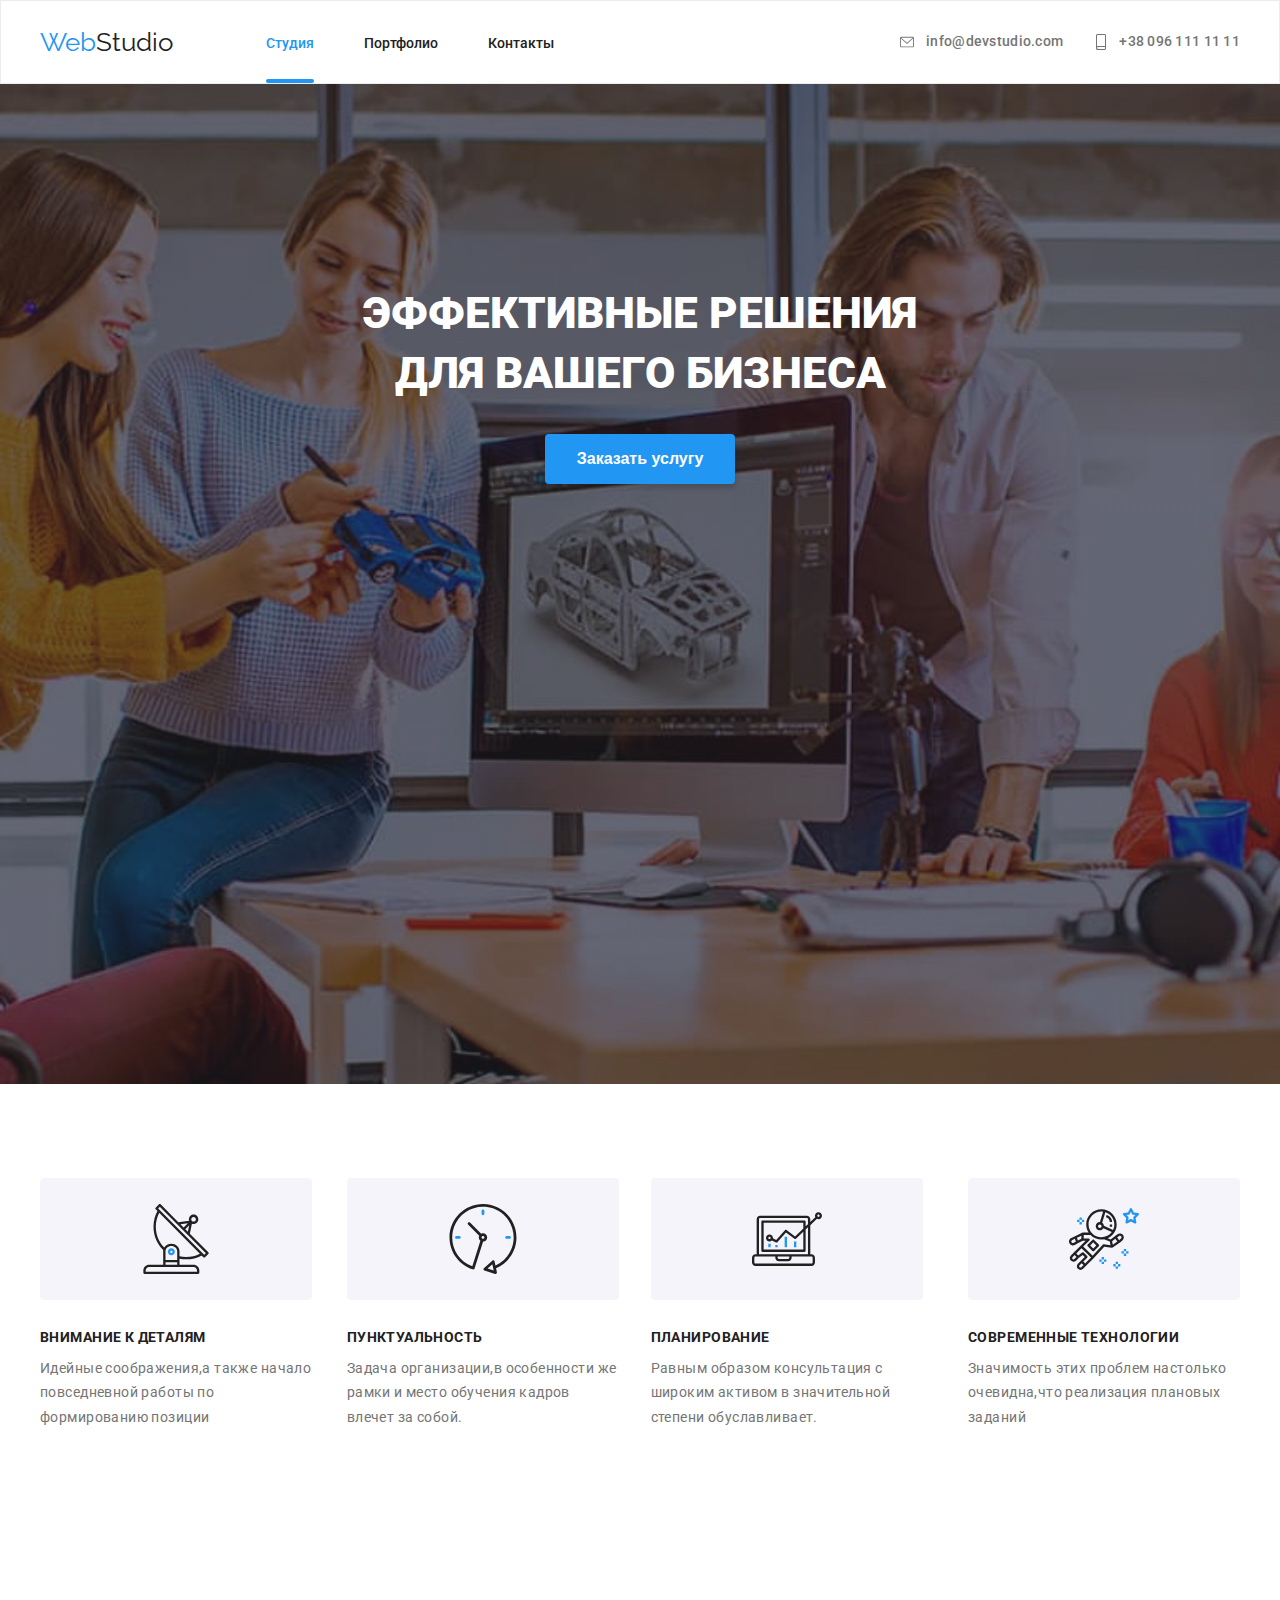
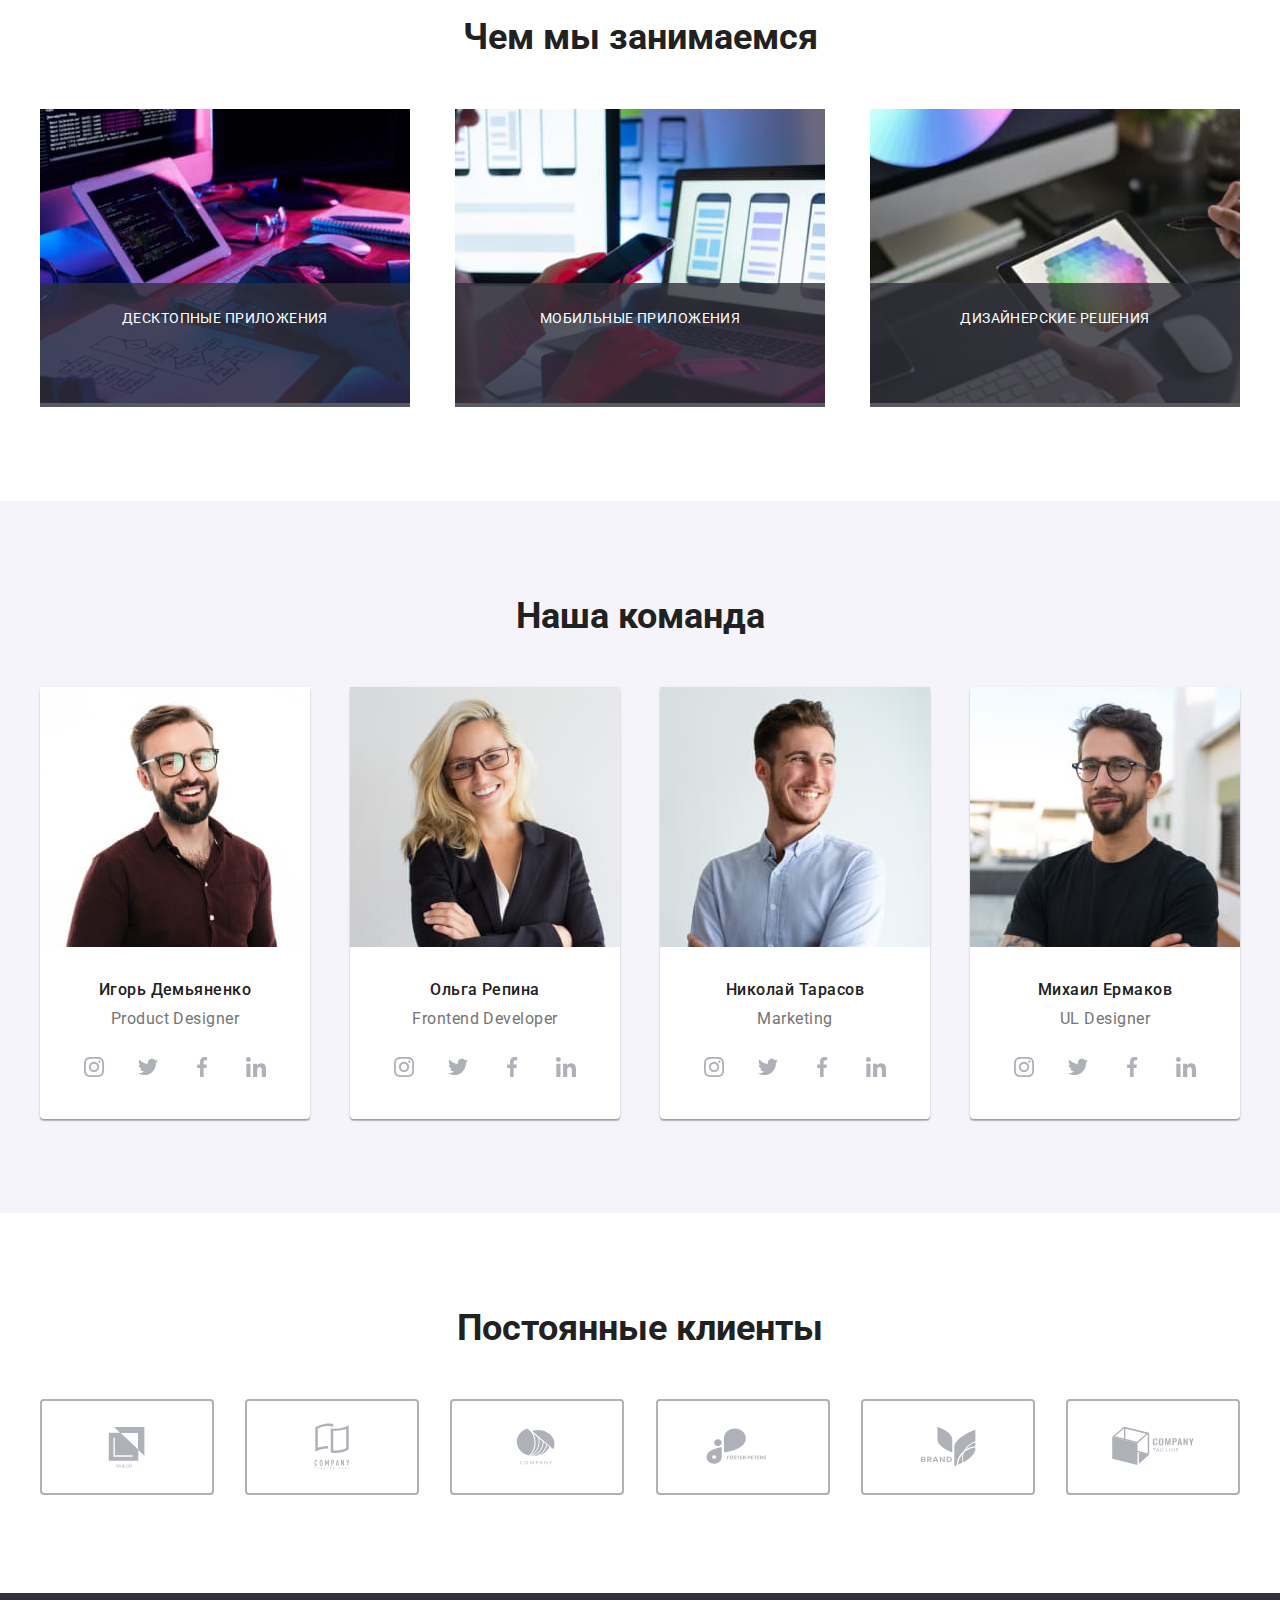
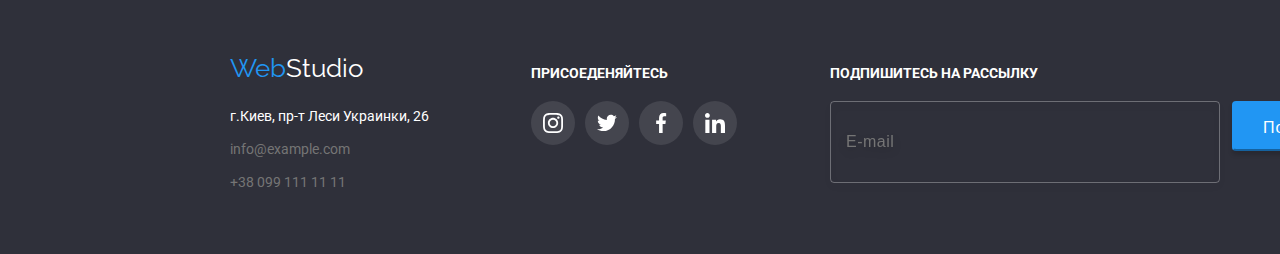
<file: index.html>
<!DOCTYPE html>
<html lang="ru">
  <head>
    <meta charset="UTF-8" />
    <meta http-equiv="X-UA-Compatible" content="IE=edge" />
    <meta name="viewport" content="width=, initial-scale=1.0" />
    <title>Document</title>
    <link rel="preconnect" href="https://fonts.googleapis.com" />
    <link rel="preconnect" href="https://fonts.gstatic.com" crossorigin />
    <link
      href="https://fonts.googleapis.com/css2?family=Raleway:wght@700&family=Roboto:wght@400;500;700;900&display=swap"
      rel="stylesheet"
    />
    <link
      rel="stylesheet"
      href="https://cdnjs.cloudflare.com/ajax/libs/modern-normalize/1.1.0/modern-normalize.min.css"
      integrity="sha512-wpPYUAdjBVSE4KJnH1VR1HeZfpl1ub8YT/NKx4PuQ5NmX2tKuGu6U/JRp5y+Y8XG2tV+wKQpNHVUX03MfMFn9Q=="
      crossorigin="anonymous"
      referrerpolicy="no-referrer"
    />
    <link rel="stylesheet" href="./css/main.min.css" />
  </head>
  <body>
    <!--HEADER-->

    <header class="header">
      <div class="container header__container">
        <nav class="header__nav--container">
          <a class="header__logo" href="./index.html"
            ><span class="header__logo--span">Web</span>Studio</a
          >
          <ul class="header__list--nave">
            <li class="header__item header__liner--studio">
              <a class="link header__nave nave" href="./index.html">Студия</a>
            </li>
            <li class="header__item">
              <a class="link header__nave" href="./portfolio.html">Портфолио</a>
            </li>
            <li class="header__item">
              <a class="link header__nave" href="">Контакты</a>
            </li>
          </ul>
        </nav>

        <ul class="header__connect">
          <li>
            <a class="header__contact" href="mailto:info@devstudio">
              <svg class="header__icon" width="18px" height="14px">
                <use href="./images/symbol-defs.svg#icon-envelope-1"></use>
              </svg>
              info@devstudio.com</a
            >
          </li>

          <li>
            <a class="header__contact header__tel" href="tel:+380991111111">
              <svg class="header__icon" width="16px" height="18px">
                <use href="./images/symbol-defs.svg#icon-smartphone-1"></use>
              </svg>
              +38 096 111 11 11</a
            >
          </li>
        </ul>
      </div>
    </header>
    <main>
      <!-----HERO----->

      <section class="section hero">
        <div class="container">
          <h1 class="hero__title">
            эффективные решения<br />
            для вашего бизнеса<br />
          </h1>
          <button data-modal-open class="hero__button" type="button">
            Заказать услугу
          </button>
        </div>
      </section>

      <!----PRIORITIES----->

      <section class="section">
        <div class="container">
          <ul class="priorities__enumeration_text">
            <li class="priorities">
              <div class="priorities__image">
                <svg class="priorities-icon" width="70px" height="70px">
                  <use href="./images/symbol-defs.svg#icon-antenna-1-1"></use>
                </svg>
              </div>
              <h3 class="priorities__caption__title">внимание к деталям</h3>
              <p class="priorities__title">
                Идейные соображения,а также начало повседневной работы по
                формированию позиции
              </p>
            </li>

            <li class="priorities">
              <div class="priorities__image">
                <svg class="priorities-icon" width="70px" height="70px">
                  <use href="./images/symbol-defs.svg#icon-clock-1-1"></use>
                </svg>
              </div>
              <h3 class="priorities__caption__title">пунктуальность</h3>
              <p class="priorities__title">
                Задача организации,в особенности же рамки и место обучения
                кадров влечет за собой.
              </p>
            </li>

            <li class="priorities">
              <div class="priorities__image">
                <svg class="priorities-icon" width="70px" height="70px">
                  <use href="./images/symbol-defs.svg#icon-diagram-1-1"></use>
                </svg>
              </div>
              <h3 class="priorities__caption__title">планирование</h3>
              <p class="priorities__title">
                Равным образом консультация с широким активом в значительной
                степени обуславливает.
              </p>
            </li>

            <li class="priorities">
              <div class="priorities__image">
                <svg class="priorities-icon" width="70px" height="70px">
                  <use href="./images/symbol-defs.svg#icon-astronaut-1-1"></use>
                </svg>
              </div>
              <h3 class="priorities__caption__title">современные технологии</h3>
              <p class="priorities__title">
                Значимость этих проблем настолько очевидна,что реализация
                плановых заданий
              </p>
            </li>
          </ul>
        </div>
      </section>

      <!-----ENGAGE------->

      <section class="section">
        <div class="container">
          <h2 class="engage-caption__title">Чем мы занимаемся</h2>
          <ul class="engage-photo">
            <li class="engage-photo__thumb">
              <img src="./images/photo1.jpg" alt="розробка" width="370" />
              <div class="engage-photo__background">
                <p>Десктопные приложения</p>
              </div>
            </li>
            <li class="engage-photo__thumb">
              <img src="./images/photo2.jpg" alt="моделювання" width="370" />
              <div class="engage-photo__background">
                <p>Мобильные приложения</p>
              </div>
            </li>
            <li class="engage-photo__thumb">
              <img src="./images/photo3.jpg" alt="дизайн" width="370" />
              <div class="engage-photo__background">
                <p>Дизайнерские решения</p>
              </div>
            </li>
          </ul>
        </div>
      </section>

      <!----TEAM--------->

      <section class="section section-team">
        <div class="container">
          <h2 class="team__title">Наша команда</h2>
          <ul class="team-card__specialist">
            <li class="team__member">
              <img src="./images/img1.jpg" alt="фото" width="270" />

              <h3 class="team__specialist_title">Игорь Демьяненко</h3>
              <p class="team__specialist_name">Product Designer</p>
              <ul class="team-social__list">
                <li class="team-social__item">
                  <a href="" class="team-social__link">
                    <svg class="team-social__icon" width="20px" height="20px">
                      <use
                        href="./images/symbol-defs.svg#icon-instagram-2-1"
                      ></use>
                    </svg>
                  </a>
                </li>

                <li class="team-social__item">
                  <a href="" class="team-social__link">
                    <svg class="team-social__icon" width="20px" height="20px">
                      <use
                        href="./images/symbol-defs.svg#icon-twitter-1-1"
                      ></use>
                    </svg>
                  </a>
                </li>

                <li class="team-social__item">
                  <a href="" class="team-social__link">
                    <svg class="team-social__icon" width="20px" height="20px">
                      <use
                        href="./images/symbol-defs.svg#icon-facebook-1-1"
                      ></use>
                    </svg>
                  </a>
                </li>
                <li class="team-social__item">
                  <a href="" class="team-social__link">
                    <svg class="team-social__icon" width="20px" height="20">
                      <use
                        href="./images/symbol-defs.svg#icon-linkedin-1-1"
                      ></use>
                    </svg>
                  </a>
                </li>
              </ul>
            </li>

            <li class="team__member">
              <img src="./images/img2.jpg" alt="фото" width="270" />

              <h3 class="team__specialist_title">Ольга Репина</h3>
              <p class="team__specialist_name">Frontend Developer</p>
              <ul class="team-social__list">
                <li class="team-social__item">
                  <a href="" class="team-social__link">
                    <svg class="team-social__icon" width="20px" height="20px">
                      <use
                        href="./images/symbol-defs.svg#icon-instagram-2-1"
                      ></use>
                    </svg>
                  </a>
                </li>
                <li class="team-social__item">
                  <a href="" class="team-social__link">
                    <svg class="team-social__icon" width="20px" height="20px">
                      <use
                        href="./images/symbol-defs.svg#icon-twitter-1-1"
                      ></use>
                    </svg>
                  </a>
                </li>
                <li class="team-social__item">
                  <a href="" class="team-social__link">
                    <svg class="team-social__icon" width="20px" height="20px">
                      <use
                        href="./images/symbol-defs.svg#icon-facebook-1-1"
                      ></use>
                    </svg>
                  </a>
                </li>
                <li class="team-social__item">
                  <a href="" class="team-social__link">
                    <svg class="team-social__icon" width="20px" height="20">
                      <use
                        href="./images/symbol-defs.svg#icon-linkedin-1-1"
                      ></use>
                    </svg>
                  </a>
                </li>
              </ul>
            </li>

            <li class="team__member">
              <img src="./images/img3.jpg" alt="фото" width="270" />

              <h3 class="team__specialist_title">Николай Тарасов</h3>
              <p class="team__specialist_name">Marketing</p>
              <ul class="team-social__list">
                <li class="team-social__item">
                  <a href="" class="team-social__link">
                    <svg class="team-social__icon" width="20px" height="20px">
                      <use
                        href="./images/symbol-defs.svg#icon-instagram-2-1"
                      ></use>
                    </svg>
                  </a>
                </li>
                <li class="team-social__item">
                  <a href="" class="team-social__link">
                    <svg class="team-social__icon" width="20px" height="20px">
                      <use
                        href="./images/symbol-defs.svg#icon-twitter-1-1"
                      ></use>
                    </svg>
                  </a>
                </li>
                <li class="team-social__item">
                  <a href="" class="team-social__link">
                    <svg class="team-social__icon" width="20px" height="20px">
                      <use
                        href="./images/symbol-defs.svg#icon-facebook-1-1"
                      ></use>
                    </svg>
                  </a>
                </li>
                <li class="team-social__item">
                  <a href="" class="team-social__link">
                    <svg class="team-social__icon" width="20px" height="20">
                      <use
                        href="./images/symbol-defs.svg#icon-linkedin-1-1"
                      ></use>
                    </svg>
                  </a>
                </li>
              </ul>
            </li>

            <li class="team__member">
              <img src="./images/img4.jpg" alt="фото" width="270" />

              <h3 class="team__specialist_title">Михаил Ермаков</h3>
              <p class="team__specialist_name">UL Designer</p>
              <ul class="team-social__list">
                <li class="team-social__item">
                  <a href="" class="team-social__link">
                    <svg class="team-social__icon" width="20px" height="20px">
                      <use
                        href="./images/symbol-defs.svg#icon-instagram-2-1"
                      ></use>
                    </svg>
                  </a>
                </li>
                <li class="team-social__item">
                  <a href="" class="team-social__link">
                    <svg class="team-social__icon" width="20px" height="20px">
                      <use
                        href="./images/symbol-defs.svg#icon-twitter-1-1"
                      ></use>
                    </svg>
                  </a>
                </li>
                <li class="team-social__item">
                  <a href="" class="team-social__link">
                    <svg class="team-social__icon" width="20px" height="20px">
                      <use
                        href="./images/symbol-defs.svg#icon-facebook-1-1"
                      ></use>
                    </svg>
                  </a>
                </li>
                <li class="team-social__item">
                  <a href="" class="team-social__link">
                    <svg class="team-social__icon" width="20px" height="20">
                      <use
                        href="./images/symbol-defs.svg#icon-linkedin-1-1"
                      ></use>
                    </svg>
                  </a>
                </li>
              </ul>
            </li>
          </ul>
        </div>
      </section>

      <!----BRAND------->

      <section class="section brand-logo">
        <div class="container">
          <h4 class="brand-title">Постоянные клиенты</h4>
          <ul class="brand-logo-ticket">
            <li class="">
              <svg class="brand-logo-icon" width="170px" height="92px">
                <use href="./images/symbol-defs.svg#icon-Logo-6"></use>
              </svg>
            </li>
            <li class="">
              <svg class="brand-logo-icon" width="170px" height="92px">
                <use href="./images/symbol-defs.svg#icon-Logo-1-1"></use>
              </svg>
            </li>
            <li class="">
              <svg class="brand-logo-icon" width="170px" height="92px">
                <use href="./images/symbol-defs.svg#icon-Logo-2-1"></use>
              </svg>
            </li>
            <li class="">
              <svg class="brand-logo-icon" width="170px" height="92px">
                <use href="./images/symbol-defs.svg#icon-Logo-3-1"></use>
              </svg>
            </li>
            <li class="">
              <svg class="brand-logo-icon" width="170px" height="92px">
                <use href="./images/symbol-defs.svg#icon-Logo-4-1"></use>
              </svg>
            </li>
            <li class="">
              <svg class="brand-logo-icon" width="170px" height="92px">
                <use href="./images/symbol-defs.svg#icon-Logo-5-1"></use>
              </svg>
            </li>
          </ul>
        </div>
      </section>
    </main>

    <!---FOOTER----->
    <footer class="footer">
      <div class="container footer-adres">
        <div>
          <a class="footer-studio" href="./index.html"
            ><span class="footer-logo">Web</span>Studio</a
          >

          <address class="footer-address">
            <ul>
              <li>
                <a class="footer-address-title" href=""
                  >г.Киев, пр-т Леси Украинки, 26</a
                >
              </li>
              <li class="footer-mailto-botom">
                <a class="link footer-mailto" href="mailto:info@example.com"
                  >info@example.com</a
                >
              </li>
              <li>
                <a class="link footer-telephone" href="tel:+380991111111"
                  >+38 099 111 11 11</a
                >
              </li>
            </ul>
          </address>
        </div>

        <div class="footer-social">
          <h3 class="footer-title">Присоеденяйтесь</h3>

          <ul class="footer-social-item">
            <li>
              <a href="" class="footer-social-link">
                <svg class="footer-dark-icon" width="20px" height="20px">
                  <use href="./images/symbol-defs.svg#icon-instagram-2-1"></use>
                </svg>
              </a>
            </li>
            <li>
              <a href="" class="footer-social-link">
                <svg class="footer-dark-icon" width="20px" height="20px">
                  <use href="./images/symbol-defs.svg#icon-twitter-1-1"></use>
                </svg>
              </a>
            </li>
            <li>
              <a href="" class="footer-social-link">
                <svg class="footer-dark-icon" width="20px" height="20px">
                  <use href="./images/symbol-defs.svg#icon-facebook-1-1"></use>
                </svg>
              </a>
            </li>
            <li>
              <a href="" class="footer-social-link">
                <svg class="footer-dark-icon" width="20px" height="20px">
                  <use href="./images/symbol-defs.svg#icon-linkedin-1-1"></use>
                </svg>
              </a>
            </li>
          </ul>
        </div>

        <div class="footer-form-column-right">
          <h3 class="footer-title">Подпишитесь на рассылку</h3>
          <div class="footer-form">
            <form action="#">
              <label for="footer-user-email"></label>
              <input
                type="text"
                name="footer-user-email"
                id="footer-user-email"
                class="footer-form-input"
                placeholder="E-mail"
              />
            </form>
            <button type="submit" class="btn footer-form-btn">
              Подписаться
              <svg class="footer-form-icon" width="24px" height="24px">
                <use href="./images/symbol-defs.svg#icon-send"></use>
              </svg>
            </button>
          </div>
        </div>
      </div>
    </footer>

    <div class="backdrop is-hidden" data-modal>
      <div class="modal">
        <button class="btn-close" data-modal-close>
          <svg width="11px" height="11px">
            <use href="./images/symbol-defs.svg#icon-close"></use>
          </svg>
        </button>
        <p class="modal-title">Оставьте свои данные, мы вам перезвоним</p>
        <form action="#">
          <div class="form-fied">
            <label for="user-name" class="form-fied-text">Имя</label>

            <span class="input-wrapper">
              <input
                type="text"
                name="user-name"
                id="user-name"
                class="form-input"
              />
              <svg class="form-icon" width="18px" height="18px">
                <use href="./images/symbol-defs.svg#person-black"></use>
              </svg>
            </span>
          </div>

          <div class="form-fied">
            <label for="user-tel" class="form-fied-text">Телефон</label>
            <span class="input-wrapper">
              <input
                type="text"
                name="user-tel"
                id="user-tel"
                class="form-input"
              />
              <svg class="form-icon" width="18px" height="18px">
                <use href="./images/symbol-defs.svg#phone-black"></use>
              </svg>
            </span>
          </div>

          <div class="form-fied">
            <label for="user-email" class="form-fied-text">Почта</label>
            <span class="input-wrapper">
              <input
                type="text"
                name="user-email"
                id="user-email"
                class="form-input"
              />
              <svg class="form-icon" width="18px" height="18px">
                <use href="./images/symbol-defs.svg#email-black"></use>
              </svg>
            </span>
          </div>

          <div class="form-fied">
            <label for="user-comment" class="form-fied-text">Комментарий</label>
            <textarea
              name="user-comment"
              id="user-comment"
              class="form-text"
              placeholder="Введите текст"
            ></textarea>
          </div>
          <input
            type="checkbox"
            class="form-checkbox visually-hidden"
            name="policy"
            id="policy"
          />
          <label for="policy" class="check-text"
            ><span class="check-item"
              ><svg class="check-icon" width="11px" height="8px">
                <use href="./images/symbol-defs.svg#vector-1"></use></svg></span
            >Соглашаюсь с рассылкой и принимаю
            <a class="check-text-link" href="">Условия договора</a></label
          >
          <button type="submit" class="btn form-btn">Отправить</button>
        </form>
      </div>
    </div>
    <script src="./js/modal.js"></script>
  </body>
</html>
</file>
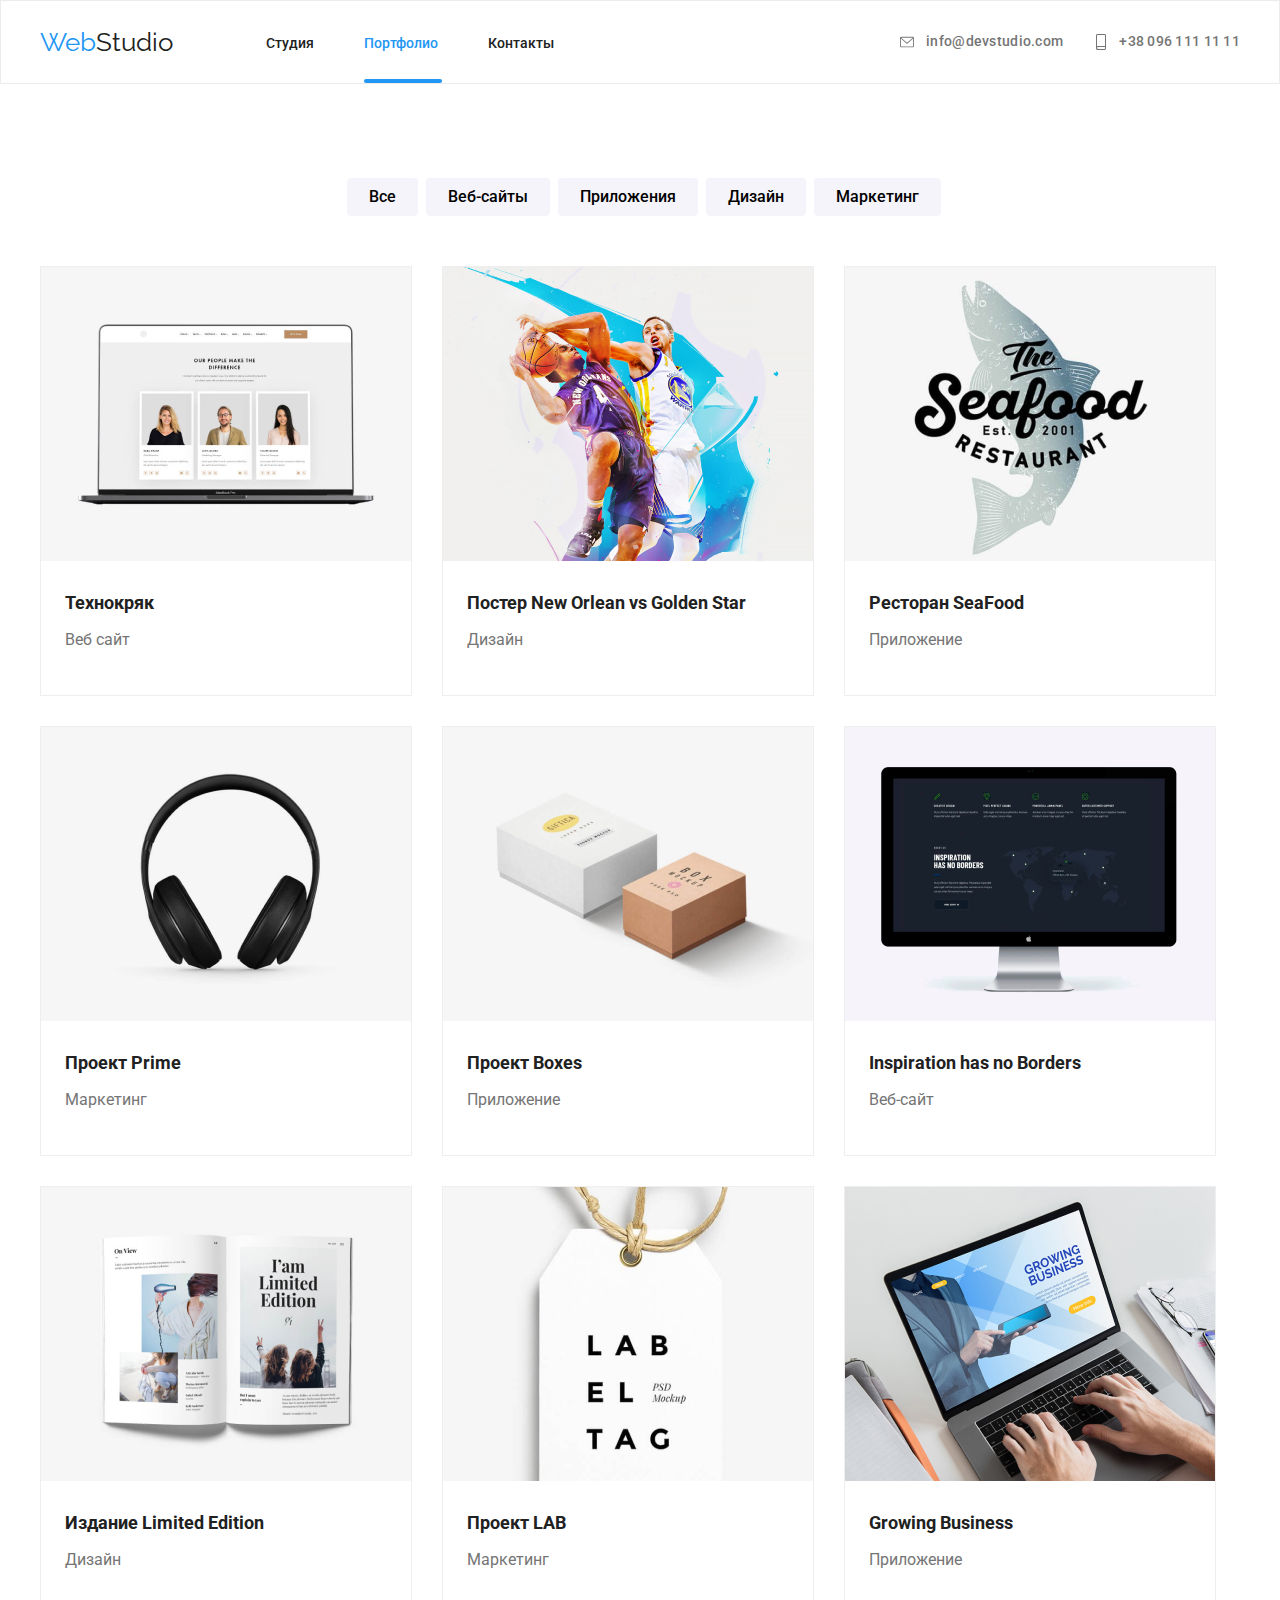
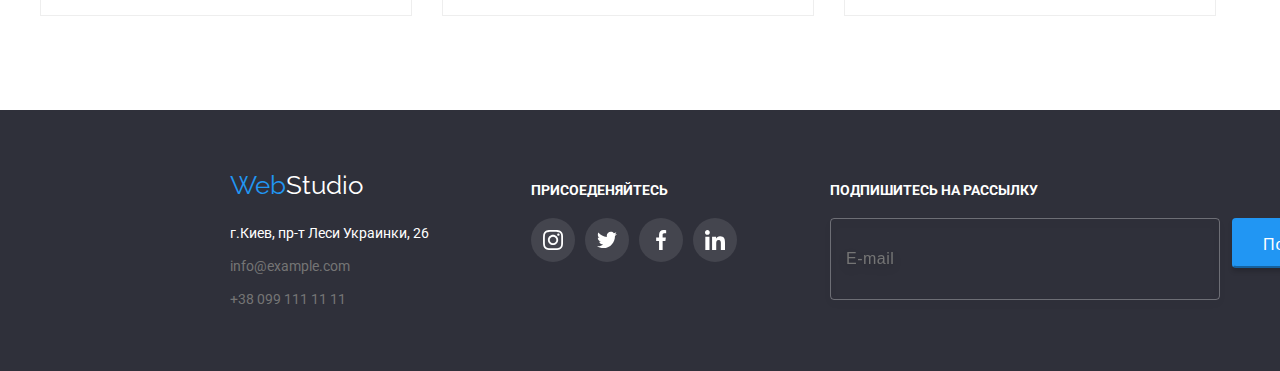
<file: portfolio.html>
<!DOCTYPE html>
<html lang="ru">
  <head>
    <meta charset="UTF-8" />
    <meta http-equiv="X-UA-Compatible" content="IE=edge" />
    <meta name="viewport" content="width=, initial-scale=1.0" />
    <title>Document</title>
    <link rel="preconnect" href="https://fonts.googleapis.com" />
    <link rel="preconnect" href="https://fonts.gstatic.com" crossorigin />
    <link
      href="https://fonts.googleapis.com/css2?family=Raleway:wght@700&family=Roboto:wght@400;500;700;900&display=swap"
      rel="stylesheet"
    />
    <link
      rel="stylesheet"
      href="https://cdnjs.cloudflare.com/ajax/libs/modern-normalize/1.1.0/modern-normalize.min.css"
      integrity="sha512-wpPYUAdjBVSE4KJnH1VR1HeZfpl1ub8YT/NKx4PuQ5NmX2tKuGu6U/JRp5y+Y8XG2tV+wKQpNHVUX03MfMFn9Q=="
      crossorigin="anonymous"
      referrerpolicy="no-referrer"
    />
    <link rel="stylesheet" href="./css/main.min.css" />
  </head>

  <body>
    <!--HEADER---->

    <header class="header">
      <div class="container header__container">
        <nav class="header__nav--container">
          <a class="header__logo" href="./index.html"
            ><span class="header__logo--span">Web</span>Studio</a
          >
          <ul class="header__list--nave">
            <li class="header__item">
              <a class="link header__nave" href="./index.html">Студия</a>
            </li>
            <li class="header__item header__liner--portfolio">
              <a class="link header__nave nave" href="./portfolio.html"
                >Портфолио</a
              >
            </li>
            <li class="header__item">
              <a class="link header__nave" href="">Контакты</a>
            </li>
          </ul>
        </nav>

        <ul class="header__connect">
          <li>
            <a class="header__contact" href="mailto:info@devstudio">
              <svg class="header__icon" width="18px" height="14px">
                <use href="./images/symbol-defs.svg#icon-envelope-1"></use>
              </svg>
              info@devstudio.com</a
            >
          </li>

          <li>
            <a class="header__contact header__tel" href="tel:+380991111111">
              <svg class="header__icon" width="16px" height="18px">
                <use href="./images/symbol-defs.svg#icon-smartphone-1"></use>
              </svg>
              +38 096 111 11 11</a
            >
          </li>
        </ul>
      </div>
    </header>

    <!--BUTTONS-->

    <main>
      <section class="section">
        <div class="container">
          <ul class="button-portfolio">
            <li>
              <button class="button" type="button">Все</button>
            </li>
            <li>
              <button class="button" type="button">Веб-сайты</button>
            </li>
            <li>
              <button class="button" type="button">Приложения</button>
            </li>
            <li>
              <button class="button" type="button">Дизайн</button>
            </li>
            <li>
              <button class="button" type="button">Маркетинг</button>
            </li>
          </ul>

          <!--CARD----->

          <ul class="card-container">
            <li class="card">
              <div class="card-thumb">
                <img src="./images/g1.jpg" alt="веб сайт" width="370px" />
                <p class="card-animation">
                  Технокряк это современная площадка распространения
                  коронавируса. Компании используют эту платформу для цифрового
                  шпионажа и атак на защищённые сервера конкурентов.
                </p>
              </div>
              <div class="card-body">
                <h3 class="card-title">Технокряк</h3>
                <p class="card-specification">Веб сайт</p>
              </div>
            </li>

            <li class="card">
              <div class="card-thumb">
                <img src="./images/g2.jpg" alt="Дизайн" width="370px" />
                <p class="card-animation">
                  Технокряк это современная площадка распространения
                  коронавируса. Компании используют эту платформу для цифрового
                  шпионажа и атак на защищённые сервера конкурентов.
                </p>
              </div>

              <div class="card-body">
                <h3 class="card-title">Постер New Orlean vs Golden Star</h3>
                <p class="card-specification">Дизайн</p>
              </div>
            </li>

            <li class="card">
              <div class="card-thumb">
                <img src="./images/g3.jpg" alt="Приложение" width="370px" />
                <p class="card-animation">
                  Технокряк это современная площадка распространения
                  коронавируса. Компании используют эту платформу для цифрового
                  шпионажа и атак на защищённые сервера конкурентов.
                </p>
              </div>

              <div class="card-body">
                <h3 class="card-title">Ресторан SeaFood</h3>
                <p class="card-specification">Приложение</p>
              </div>
            </li>

            <li class="card">
              <div class="card-thumb">
                <img src="./images/g4.png" alt="Маркетинг" width="370px" />
                <p class="card-animation">
                  Технокряк это современная площадка распространения
                  коронавируса. Компании используют эту платформу для цифрового
                  шпионажа и атак на защищённые сервера конкурентов.
                </p>
              </div>
              <div class="card-body">
                <h3 class="card-title">Проект Prime</h3>
                <p class="card-specification">Маркетинг</p>
              </div>
            </li>

            <li class="card">
              <div class="card-thumb">
                <img src="./images/g5.jpg" alt="Приложение" width="370px" />
                <p class="card-animation">
                  Технокряк это современная площадка распространения
                  коронавируса. Компании используют эту платформу для цифрового
                  шпионажа и атак на защищённые сервера конкурентов.
                </p>
              </div>
              <div class="card-body">
                <h3 class="card-title">Проект Boxes</h3>
                <p class="card-specification">Приложение</p>
              </div>
            </li>

            <li class="card">
              <div class="card-thumb">
                <img src="./images/g6.jpg" alt="Веб-сайт" width="370px" />
                <p class="card-animation">
                  Технокряк это современная площадка распространения
                  коронавируса. Компании используют эту платформу для цифрового
                  шпионажа и атак на защищённые сервера конкурентов.
                </p>
              </div>
              <div class="card-body">
                <h3 class="card-title">Inspiration has no Borders</h3>
                <p class="card-specification">Веб-сайт</p>
              </div>
            </li>

            <li class="card">
              <div class="card-thumb">
                <img src="./images/g7.jpg" alt="Дизайн" width="370px" />
                <p class="card-animation">
                  Технокряк это современная площадка распространения
                  коронавируса. Компании используют эту платформу для цифрового
                  шпионажа и атак на защищённые сервера конкурентов.
                </p>
              </div>
              <div class="card-body">
                <h3 class="card-title">Издание Limited Edition</h3>
                <p class="card-specification">Дизайн</p>
              </div>
            </li>

            <li class="card">
              <div class="card-thumb">
                <img src="./images/g8.jpg" alt="Маркетинг" width="370px" />
                <p class="card-animation">
                  Технокряк это современная площадка распространения
                  коронавируса. Компании используют эту платформу для цифрового
                  шпионажа и атак на защищённые сервера конкурентов.
                </p>
              </div>
              <div class="card-body">
                <h3 class="card-title">Проект LAB</h3>
                <p class="card-specification">Маркетинг</p>
              </div>
            </li>

            <li class="card">
              <div class="card-thumb">
                <img src="./images/g9.jpg" alt="Приложение" width="370px" />
                <p class="card-animation">
                  Технокряк это современная площадка распространения
                  коронавируса. Компании используют эту платформу для цифрового
                  шпионажа и атак на защищённые сервера конкурентов.
                </p>
              </div>
              <div class="card-body">
                <h3 class="card-title">Growing Business</h3>
                <p class="card-specification">Приложение</p>
              </div>
            </li>
          </ul>
        </div>
      </section>
    </main>

    <!--footer-->
    <footer class="footer">
      <div class="container footer-adres">
        <div>
          <a class="footer-studio" href="./index.html"
            ><span class="footer-logo">Web</span>Studio</a
          >

          <address class="footer-address">
            <ul>
              <li>
                <a class="footer-address-title" href=""
                  >г.Киев, пр-т Леси Украинки, 26</a
                >
              </li>
              <li class="footer-mailto-botom">
                <a class="link footer-mailto" href="mailto:info@example.com"
                  >info@example.com</a
                >
              </li>
              <li>
                <a class="link footer-telephone" href="tel:+380991111111"
                  >+38 099 111 11 11</a
                >
              </li>
            </ul>
          </address>
        </div>

        <div class="footer-social">
          <h3 class="footer-title">Присоеденяйтесь</h3>

          <ul class="footer-social-item">
            <li>
              <a href="" class="footer-social-link">
                <svg class="footer-dark-icon" width="20px" height="20px">
                  <use href="./images/symbol-defs.svg#icon-instagram-2-1"></use>
                </svg>
              </a>
            </li>
            <li>
              <a href="" class="footer-social-link">
                <svg class="footer-dark-icon" width="20px" height="20px">
                  <use href="./images/symbol-defs.svg#icon-twitter-1-1"></use>
                </svg>
              </a>
            </li>
            <li>
              <a href="" class="footer-social-link">
                <svg class="footer-dark-icon" width="20px" height="20px">
                  <use href="./images/symbol-defs.svg#icon-facebook-1-1"></use>
                </svg>
              </a>
            </li>
            <li>
              <a href="" class="footer-social-link">
                <svg class="footer-dark-icon" width="20px" height="20px">
                  <use href="./images/symbol-defs.svg#icon-linkedin-1-1"></use>
                </svg>
              </a>
            </li>
          </ul>
        </div>

        <div class="footer-form-column-right">
          <h3 class="footer-title">Подпишитесь на рассылку</h3>
          <div class="footer-form">
            <form action="#">
              <label for="footer-user-email"></label>
              <input
                type="text"
                name="footer-user-email"
                id="footer-user-email"
                class="footer-form-input"
                placeholder="E-mail"
              />
            </form>
            <button type="submit" class="btn footer-form-btn">
              Подписаться
              <svg class="footer-form-icon" width="24px" height="24px">
                <use href="./images/symbol-defs.svg#icon-send"></use>
              </svg>
            </button>
          </div>
        </div>
      </div>
    </footer>
  </body>
</html>
</file>
<file: css/main.min.css>
:root{--blue: #2196f3;--grey: #757575;--white: #ffffff;--middle-white: #ececec;--light-grey: #f5f4fa;--middle-grey: #afb1b8;--hero-grey: #2f303a;--card-border: #eeeeee;--hero-button: #188ce8}.visually-hidden{position:absolute;white-space:nowrap;width:1px;height:1px;overflow:hidden;border:0;clip:rect(0 0 0 0);clip-path:inset(50%)}h1,h2,h3,h4,p{margin-top:0;margin-bottom:0}ul{padding:0;margin:0;list-style:none}a{text-decoration:none}body{font-family:"Roboto", sans-serif;color:#212121;margin:0}.link{color:#212121;transition-property:color;transition-duration:250ms;transition-timing-function:cubic-bezier(0.4, 0, 0.2, 1)}.link:hover,.link:focus{color:var(--blue)}.container{width:1200px;margin:0 auto;padding:0 15px}.section{padding:94px 0}.button-portfolio{display:flex;justify-content:center;align-items:center}.button{margin-bottom:50px;padding:6px 22px;margin-left:8px;font-family:inherit;cursor:pointer;border:none;background-color:var(--light-grey);border-radius:4px;font-weight:500;font-size:16px;line-height:1.625em;transition-property:background-color;transition-duration:250ms;transition-timing-function:cubic-bezier(0.4, 0, 0.2, 1)}.button:hover,.button:focus{color:var(--white);background-color:var(--blue)}.button:last-child{margin-right:0}.backdrop{position:absolute;width:100%;height:100%;top:0;background-color:rgba(0,0,0,0.2)}.is-hidden{opacity:0;pointer-events:none}.modal{position:relative;top:50%;left:50%;padding:40px;transform:translate(-50%, -50%);width:530px;min-height:580px;border-radius:4px;background-color:var(--white)}.modal-title{font-size:20px;font-weight:700px;line-height:calc(23 / 20);text-align:center;letter-spacing:0.03em;margin-bottom:30px}.btn-close{cursor:pointer;position:absolute;contain:"";width:30px;height:30px;border-radius:50%;border:1px solid rgba(0,0,0,0.1);background-color:var(--white);top:8px;right:8px}.btn-close:hover{fill:var(--blue)}.form-fied{margin-bottom:20px}.form-fied-text{display:block;font-size:12px;line-height:calc(14 / 12);letter-spacing:0.01em;color:var(--grey);margin-bottom:5px}.form-input{width:448px;height:40px;border:1px solid rgba(33,33,33,0.2);border-radius:4px;padding-left:42px;outline:none}.form-input:focus{cursor:pointer;border-color:var(--blue)}.form-input:focus+.form-icon{fill:var(--blue)}.form-text{width:448px;height:120px;border:1px solid rgba(33,33,33,0.2);border-radius:4px;padding:5px 10px;resize:none;outline:none}.form-text::placeholder{font-size:12px;line-height:calc(14 / 12);letter-spacing:0.01em;color:rgba(117,117,117,0.5)}.form-icon{position:absolute;left:10px;top:50%;transform:translateY(-50%)}.input-wrapper{display:block;position:relative}.check-text{display:flex;font-size:14px;line-height:calc(24 / 14);letter-spacing:0.03em;color:var(--grey);margin-bottom:30px}.check-text-link{display:flex;margin-left:5px;font-size:14px;line-height:calc(24 / 14);letter-spacing:0.03em;color:var(--blue);text-decoration:underline}.check-item{display:flex;align-items:center;justify-content:center;margin-right:5px;width:16px;height:15px;border:2px solid #212121;border-radius:2px}.form-checkbox:checked+.check-text>.check-item{background-color:var(--blue);border-color:var(--blue)}.visually-hidden{position:absolute;white-space:nowrap;width:1px;height:1px;overflow:hidden;border:0;clip:rect(0 0 0 0);clip-path:inset(50%)}.form-btn{display:block;margin:0 auto;width:200px;height:50px;cursor:pointer;background:var(--blue);box-shadow:0px 4px 4px rgba(0,0,0,0.15);border-radius:4px;border-color:var(--blue);color:var(--white);font-size:16px;line-height:calc(30 / 16);display:flex;align-items:center;text-align:center;letter-spacing:0.06em;padding:10px 55px}.header{border:1px solid var(--middle-white)}.header__container{display:flex}.header__logo{text-transform:capitalize;font-family:"Raleway", sans-serif;font-size:26px;line-height:1.19em;color:#212121;text-decoration:none;margin-right:93px;padding:25px 0}.header__nave{font-weight:500;font-size:14px;line-height:1.14em;padding:32px 0}.header__tel{margin-left:30px}.header__icon{margin-right:10px;fill:var(--grey);transition-property:fill;transition-duration:250ms;transition-timing-function:cubic-bezier(0.4, 0, 0.2, 1)}.header__connect{display:flex;align-items:center;margin-left:auto}.header__nav--container{display:flex;align-items:center}.header__logo--span{color:var(--blue)}.header__list--nave{display:flex;align-items:center}.header__list--nave .nave{color:var(--blue)}.header__item:not(:last-child){margin-right:50px}.header__liner--studio::after{content:"";width:48px;height:4px;background-color:var(--blue);border-radius:2px;display:block;position:absolute;top:79px}.header__liner--portfolio::after{content:"";width:78px;height:4px;background-color:var(--blue);border-radius:2px;display:block;position:absolute;top:79px}.header__contact{display:flex;font-weight:500;font-size:14px;line-height:1.14em;letter-spacing:0.02em;color:var(--grey);align-items:center;padding:32px 0;transition-property:color;transition-duration:250ms;transition-timing-function:cubic-bezier(0.4, 0, 0.2, 1)}.header__contact:hover,.header__contact:focus{color:var(--blue)}.header__contact:hover:hover .header__icon,.header__contact:hover:focus .header__icon,.header__contact:focus:hover .header__icon,.header__contact:focus:focus .header__icon{fill:var(--blue)}.hero{text-align:center;background-color:var(--hero-grey);min-height:600px;max-width:1600px;margin-left:auto;margin-right:auto;padding:200px 0;background-image:linear-gradient(rgba(47,48,58,0.4), rgba(47,48,58,0.4)),url("../images/hero-title (1).jpg");background-repeat:no-repeat;background-size:cover;background-position:center}.hero__title{margin-bottom:0;font-weight:900;font-size:44px;line-height:1.36em;color:var(--white);text-transform:uppercase;margin-bottom:30px}.hero__button{cursor:pointer;font-weight:bold;padding:10px 32px;font-size:16px;line-height:1.87em;color:var(--white);background-color:var(--blue);min-width:136px;text-align:center;box-shadow:0px 4px 4px rgba(0,0,0,0.15);border:none;border-radius:4px}.hero__button:hover,.hero__button:focus{background-color:var(--hero-button)}.priorities__enumeration_text{display:flex}.priorities:not(:last-child){margin-right:30px}.priorities__image{width:270px;height:120px;border:1px solid var(--light-grey);border-radius:4px;background-color:var(--light-grey);display:flex;align-items:center;justify-content:center;margin-bottom:30px}.priorities__title{margin-top:10px;margin-bottom:0;font-size:14px;line-height:1.74em;color:var(--grey);letter-spacing:0.03em}.priorities__caption__title{font-size:14px;line-height:1.14em;letter-spacing:0.03em;text-transform:uppercase;margin-bottom:10px}.engage-caption__title{font-size:36px;line-height:1.16em;letter-spacing:3%;margin-bottom:50px;text-align:center}.engage-photo{display:flex;flex-basis:auto;justify-content:space-between}.engage-photo__thumb{position:relative}.engage-photo__background{position:absolute;content:"";width:100%;height:70px;bottom:0;background:rgba(47,48,58,0.8);font-size:14px;line-height:calc(16 / 14);text-align:center;letter-spacing:0.03em;text-transform:uppercase;color:var(--white);padding:27px 0}.section-team{background-color:var(--light-grey)}.team__title{font-size:36px;line-height:calc(42 / 36);text-align:center;margin-bottom:50px}.team-card__specialist{display:flex;flex-basis:auto;justify-content:space-between}.team__specialist_title{font-weight:500;font-size:16px;line-height:1.18em;letter-spacing:0.03em;padding-top:30px;margin-bottom:10px}.team__specialist_name{font-size:16px;line-height:1.18em;color:var(--grey);letter-spacing:0.03em;margin-bottom:16px}.team-social__link{width:44px;height:44px;background-color:var(--white);border-radius:50%;display:flex;align-items:center;justify-content:center;transition-property:background-color;transition-duration:250ms;transition-timing-function:cubic-bezier(0.4, 0, 0.2, 1)}.team-social__link:hover,.team-social__link:focus{background-color:var(--blue)}.team-social__icon{fill:var(--middle-grey);transition-property:fill;transition-duration:250ms;transition-timing-function:cubic-bezier(0.4, 0, 0.2, 1)}.team-social__link:hover .team-social__icon,.team-social__link:focus .team-social__icon{fill:var(--white)}.team-social__list{display:flex;justify-content:center}.team-social__item{width:44px;height:44px;margin-right:10px;border-radius:50%}.team-social__item:last-child{margin-right:0}.team__member{padding-top:0;padding-bottom:30px;text-align:center;background-color:var(--white);border-radius:4px;box-shadow:0px 1px 3px rgba(0,0,0,0.12),0px 1px 1px rgba(0,0,0,0.14),0px 2px 1px rgba(0,0,0,0.2)}.brand-title{font-size:36px;line-height:calc(42 / 36);text-align:Center;letter-spacing:3%;margin-bottom:50px}.brand-logo-ticket{display:flex;justify-content:space-between}.brand-logo-icon{border:2px solid var(--middle-grey);border-radius:4px;fill:var(--middle-grey);transition-property:border;transition-duration:250ms;transition-timing-function:cubic-bezier(0.4, 0, 0.2, 1)}.brand-logo-icon:hover,.brand-logo-icon:focus{border:2px solid var(--blue);cursor:pointer;fill:var(--blue)}.footer{display:flex;justify-content:space-between;background-color:var(--hero-grey);padding:60px 215px}.footer-adres{display:flex}.footer-address{width:231px;margin-top:20px}.footer-studio{color:var(--white);text-transform:capitalize;font-family:"Raleway", sans-serif;font-size:26px;line-height:calc(31 / 26);text-decoration:none}.footer-logo{color:var(--blue)}.footer-social{width:206px;height:80px;margin-left:70px}.footer-social-item{display:flex;justify-content:space-between;margin-top:20px}.footer-address-title{font-size:14px;line-height:calc(24 / 14);letter-spacing:3%;font-style:normal;color:var(--white);margin-top:20px}.footer-mailto{color:var(--grey);font-size:14px;line-height:calc(24 / 14);font-style:normal}.footer-mailto-botom{margin-top:9px;margin-bottom:9px}.footer-telephone{color:var(--grey);font-size:14px;line-height:calc(24 / 14);font-style:normal}.footer-title{color:var(--white);font-size:14px;line-height:calc(16 / 14);text-transform:uppercase;margin-top:12px;margin-bottom:20px}.footer-social-link{width:44px;height:44px;border-radius:50%;display:flex;align-items:center;justify-content:center;background-color:rgba(255,255,255,0.1);transition-property:background-color;transition-duration:250ms;transition-timing-function:cubic-bezier(0.4, 0, 0.2, 1)}.footer-social-link:hover,.footer-social-link:focus{background-color:var(--blue)}.footer-dark-icon{fill:var(--white)}.footer-form{display:flex}.footer-form-icon{position:absolute;left:145px;top:10px}.footer-form-input{margin-right:12px;padding:15px;width:358px;height:50px;border:1px solid rgba(255,255,255,0.3);filter:drop-shadow(0px 4px 4px rgba(0,0,0,0.15));border-radius:4px;background-color:transparent;font-size:16px;line-height:calc(20 / 16);letter-spacing:0.03em;color:rgba(255,255,255,0.6)}.footer-form-btn{position:relative;width:200px;height:50px;padding:10px 62px 10px 29px;font-size:16px;line-height:calc(30 / 16);display:block;align-items:center;background:#2196f3;box-shadow:0px 4px 4px rgba(0,0,0,0.15);border-radius:4px;border-color:var(--blue);text-align:center;letter-spacing:0.06em;color:var(--white)}.footer-form-column-right{width:570px;height:87px;margin-left:93px}.card-container{display:flex;flex-wrap:wrap}.card{flex-basis:calc((100% - 30px * 3) / 3);margin-right:30px;margin-bottom:30px;width:370px;border:1px solid var(--card-border);transition-property:box-shadow;transition-duration:250ms;transition-timing-function:cubic-bezier(0.4, 0, 0.2, 1)}.card:nth-child(3n){margin-right:0}.card:nth-last-child(-n+3){margin-bottom:0}.card:hover,.card:focus{cursor:pointer;border-radius:6px;box-shadow:0px 1px 1px rgba(0,0,0,0.12),0px 4px 4px rgba(0,0,0,0.06),1px 4px 6px rgba(0,0,0,0.16)}.card-body{background-color:var(--white);padding:20px 24px}.card-title{font-weight:700;font-size:18px;line-height:2em;margin-bottom:4px}.card-specification{font-size:16px;line-height:1.875em;color:var(--grey);margin-bottom:20px}.card-thumb{position:relative;overflow:hidden}.card-animation{position:absolute;top:0;height:100%;padding:63px 24px;transform:translateY(100%);transition:transform 250ms cubic-bezier(0.4, 0, 0.2, 1);font-size:18px;line-height:calc(28 / 18);letter-spacing:0.03em;color:var(--white);background-color:rgba(48,151,235,0.9)}.card:hover .card-animation{transform:translateY(0)}
/*# sourceMappingURL=main.min.css.map */
</file>
